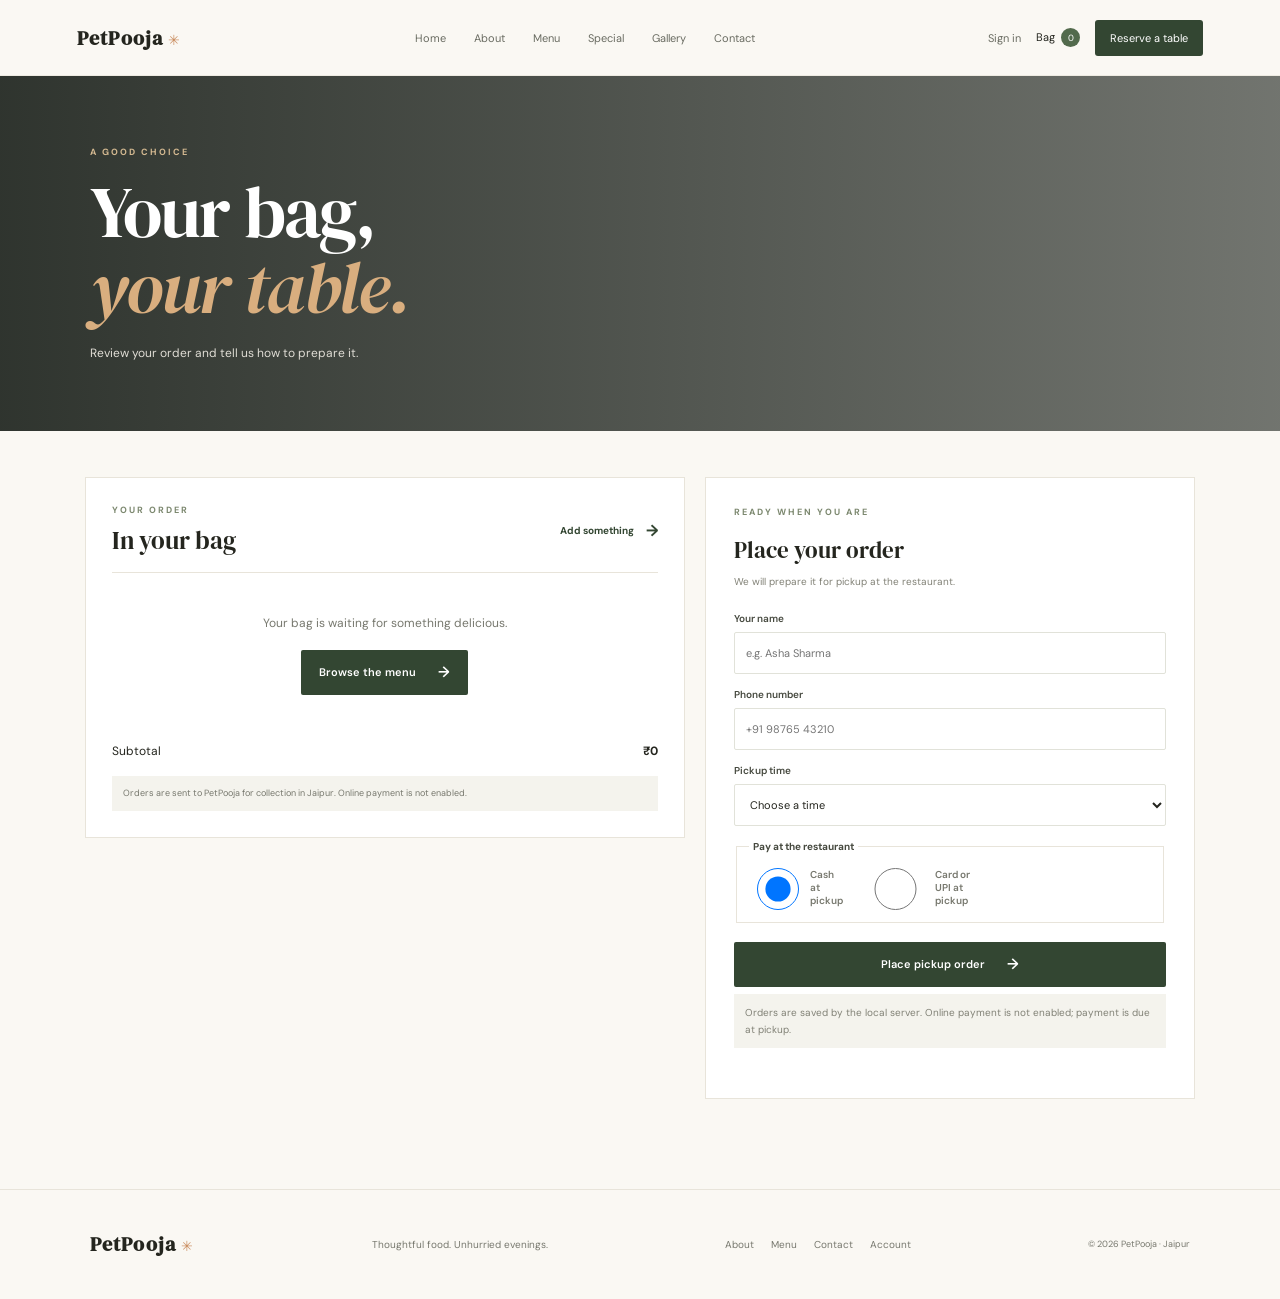
<file: checkout.html>
<!doctype html>
<html lang="en">

<head>
    <meta charset="UTF-8">
    <meta name="viewport" content="width=device-width, initial-scale=1">
    <title>Your Bag — PetPooja</title>
    <link rel="preconnect" href="https://fonts.googleapis.com">
    <link rel="preconnect" href="https://fonts.gstatic.com" crossorigin>
    <link
        href="https://fonts.googleapis.com/css2?family=DM+Sans:wght@400;500;600;700&family=DM+Serif+Display&display=swap"
        rel="stylesheet">
    <link rel="stylesheet" href="styles.css">
    <script src="app.js" defer></script>
</head>

<body>
    <header class="site-header"><a class="logo" href="index.html">PetPooja<span>✳</span></a><button class="menu-toggle"
            aria-label="Open navigation" aria-expanded="false">☰</button>
        <nav class="main-nav"><a href="index.html">Home</a><a href="about.html">About</a><a href="menu.html">Menu</a><a
                href="special.html">Special</a><a href="gallery.html">Gallery</a><a href="contact.html">Contact</a>
        </nav>
        <div class="header-actions"><a class="account-link" href="login.html">Sign in</a><a class="cart-link"
                href="checkout.html" aria-current="page">Bag <span class="cart-count">0</span></a><a class="nav-cta"
                href="reservation.html">Reserve a table</a></div>
    </header>
    <main>
        <section class="page-hero compact">
            <p class="eyebrow light">A GOOD CHOICE</p>
            <h1>Your bag,<br><em>your table.</em></h1>
            <p>Review your order and tell us how to prepare it.</p>
        </section>
        <section class="section-wrap checkout-layout">
            <section class="bag-panel">
                <div class="checkout-title">
                    <div>
                        <p class="eyebrow">YOUR ORDER</p>
                        <h2>In your bag</h2>
                    </div><a class="text-link" href="menu.html">Add something <span>→</span></a>
                </div>
                <div id="cart-items"></div>
                <div class="empty-cart" id="empty-cart" hidden>
                    <p>Your bag is waiting for something delicious.</p><a class="button button-dark"
                        href="menu.html">Browse the menu <span>→</span></a>
                </div>
                <div class="bag-total" id="bag-total"><span>Subtotal</span><strong id="cart-subtotal">₹0</strong></div>
                <p class="checkout-demo-note">Orders are sent to PetPooja for collection in Jaipur. Online payment is not
                    enabled.</p>
            </section>
            <form class="form-card order-form" id="order-form">
                <p class="eyebrow">READY WHEN YOU ARE</p>
                <h2>Place your order</h2>
                <p>We will prepare it for pickup at the restaurant.</p>
                <div class="form-grid"><label class="form-field full">Your name<input name="name" autocomplete="name"
                            required minlength="2" placeholder="e.g. Asha Sharma"></label><label
                        class="form-field full">Phone number<input name="phone" type="tel" autocomplete="tel" required
                            minlength="8" placeholder="+91 98765 43210"></label><label class="form-field full">Pickup
                        time<select name="pickup" required>
                            <option value="">Choose a time</option>
                            <option>As soon as possible (30–40 min)</option>
                            <option>12:00 PM</option>
                            <option>1:00 PM</option>
                            <option>2:00 PM</option>
                            <option>6:00 PM</option>
                            <option>7:00 PM</option>
                            <option>8:00 PM</option>
                            <option>9:00 PM</option>
                        </select></label>
                    <fieldset class="form-field full pay-options">
                        <legend>Pay at the restaurant</legend><label><input type="radio" name="payment" value="cash"
                                checked> Cash at pickup</label><label><input type="radio" name="payment" value="card">
                            Card or UPI at pickup</label>
                    </fieldset>
                </div><button class="button button-dark form-submit" type="submit">Place pickup order
                    <span>→</span></button>
                <div class="form-message" aria-live="polite"></div>
                <p class="demo-disclaimer">Orders are saved by the local server. Online payment is not enabled; payment
                    is due at pickup.</p>
            </form>
            <section class="order-success" id="order-success" hidden><span class="success-mark">✓</span>
                <p class="eyebrow">ORDER SAVED</p>
                <h2>Thanks, <span id="success-name"></span>.</h2>
                <p>Your pickup order has been received by the PetPooja server. Your reference is <strong
                        id="order-id"></strong>.</p>
                <p id="success-summary"></p><a class="button button-dark" href="menu.html">Order something else
                    <span>→</span></a>
            </section>
        </section>
    </main>
    <footer class="site-footer"><a class="logo" href="index.html">PetPooja<span>✳</span></a>
        <p>Thoughtful food. Unhurried evenings.</p>
        <nav><a href="about.html">About</a><a href="menu.html">Menu</a><a href="contact.html">Contact</a><a
                href="login.html">Account</a></nav><small>© 2026 PetPooja · Jaipur</small>
    </footer>
    <div class="toast" role="status" aria-live="polite"></div>
</body>

</html>
</file>
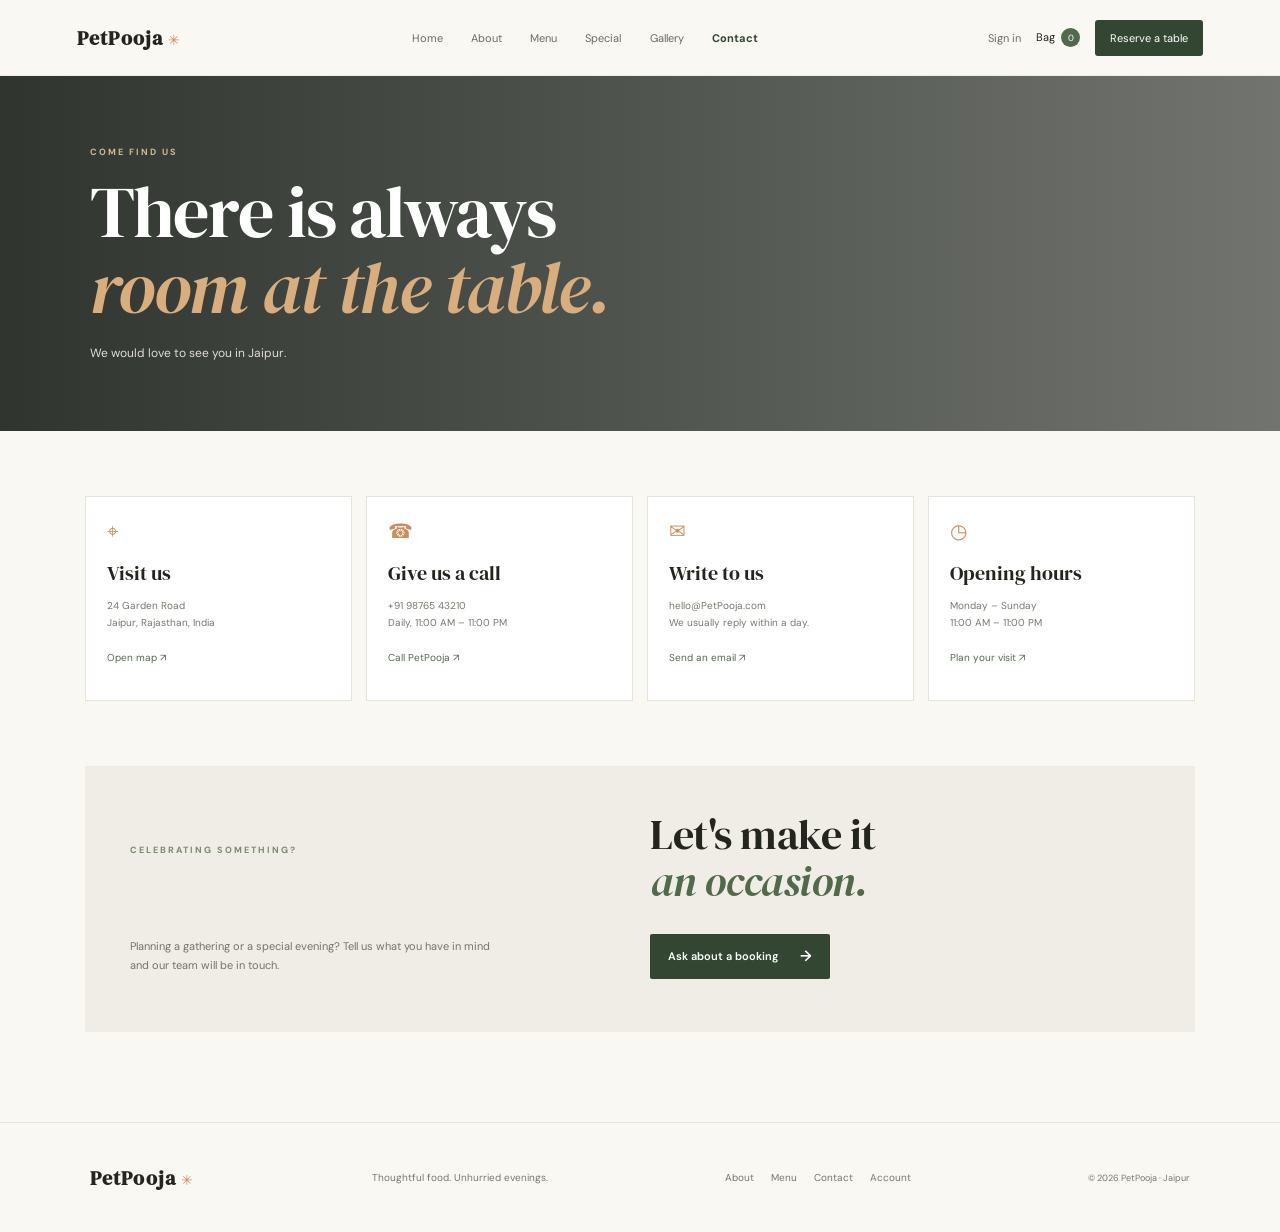
<file: contact.html>
<!doctype html>
<html lang="en">

<head>
    <meta charset="UTF-8">
    <meta name="viewport" content="width=device-width, initial-scale=1">
    <title>Visit or Contact — PetPooja</title>
    <link rel="preconnect" href="https://fonts.googleapis.com">
    <link rel="preconnect" href="https://fonts.gstatic.com" crossorigin>
    <link
        href="https://fonts.googleapis.com/css2?family=DM+Sans:wght@400;500;600;700&family=DM+Serif+Display&display=swap"
        rel="stylesheet">
    <link rel="stylesheet" href="styles.css">
    <script src="app.js" defer></script>
</head>

<body>
    <header class="site-header"><a class="logo" href="index.html">PetPooja<span>✳</span></a><button class="menu-toggle"
            aria-label="Open navigation" aria-expanded="false">☰</button>
        <nav class="main-nav"><a href="index.html">Home</a><a href="about.html">About</a><a href="menu.html">Menu</a><a
                href="special.html">Special</a><a href="gallery.html">Gallery</a><a href="contact.html"
                aria-current="page">Contact</a></nav>
        <div class="header-actions"><a class="account-link" href="login.html">Sign in</a><a class="cart-link"
                href="checkout.html">Bag <span class="cart-count">0</span></a><a class="nav-cta"
                href="reservation.html">Reserve a table</a></div>
    </header>
    <main>
        <section class="page-hero compact">
            <p class="eyebrow light">COME FIND US</p>
            <h1>There is always<br><em>room at the table.</em></h1>
            <p>We would love to see you in Jaipur.</p>
        </section>
        <section class="section-wrap contact-page">
            <div class="contact-cards">
                <article><span>⌖</span>
                    <h2>Visit us</h2>
                    <p>24 Garden Road<br>Jaipur, Rajasthan, India</p><a
                        href="https://maps.google.com/?q=24+Garden+Road+Jaipur" target="_blank" rel="noreferrer">Open
                        map ↗</a>
                </article>
                <article><span>☎</span>
                    <h2>Give us a call</h2>
                    <p>+91 98765 43210<br>Daily, 11:00 AM – 11:00 PM</p><a href="tel:+919876543210">Call PetPooja ↗</a>
                </article>
                <article><span>✉</span>
                    <h2>Write to us</h2>
                    <p>hello@PetPooja.com<br>We usually reply within a day.</p><a href="mailto:hello@PetPooja.com">Send an
                        email ↗</a>
                </article>
                <article><span>◷</span>
                    <h2>Opening hours</h2>
                    <p>Monday – Sunday<br>11:00 AM – 11:00 PM</p><a href="reservation.html">Plan your visit ↗</a>
                </article>
            </div>
            <div class="contact-callout">
                <p class="eyebrow">CELEBRATING SOMETHING?</p>
                <h2>Let's make it<br><em>an occasion.</em></h2>
                <p>Planning a gathering or a special evening? Tell us what you have in mind and our team will be in
                    touch.</p><a class="button button-dark" href="reservation.html">Ask about a booking
                    <span>→</span></a>
            </div>
        </section>
    </main>
    <footer class="site-footer"><a class="logo" href="index.html">PetPooja<span>✳</span></a>
        <p>Thoughtful food. Unhurried evenings.</p>
        <nav><a href="about.html">About</a><a href="menu.html">Menu</a><a href="contact.html">Contact</a><a
                href="login.html">Account</a></nav><small>© 2026 PetPooja · Jaipur</small>
    </footer>
    <div class="toast" role="status" aria-live="polite"></div>
</body>

</html>
</file>
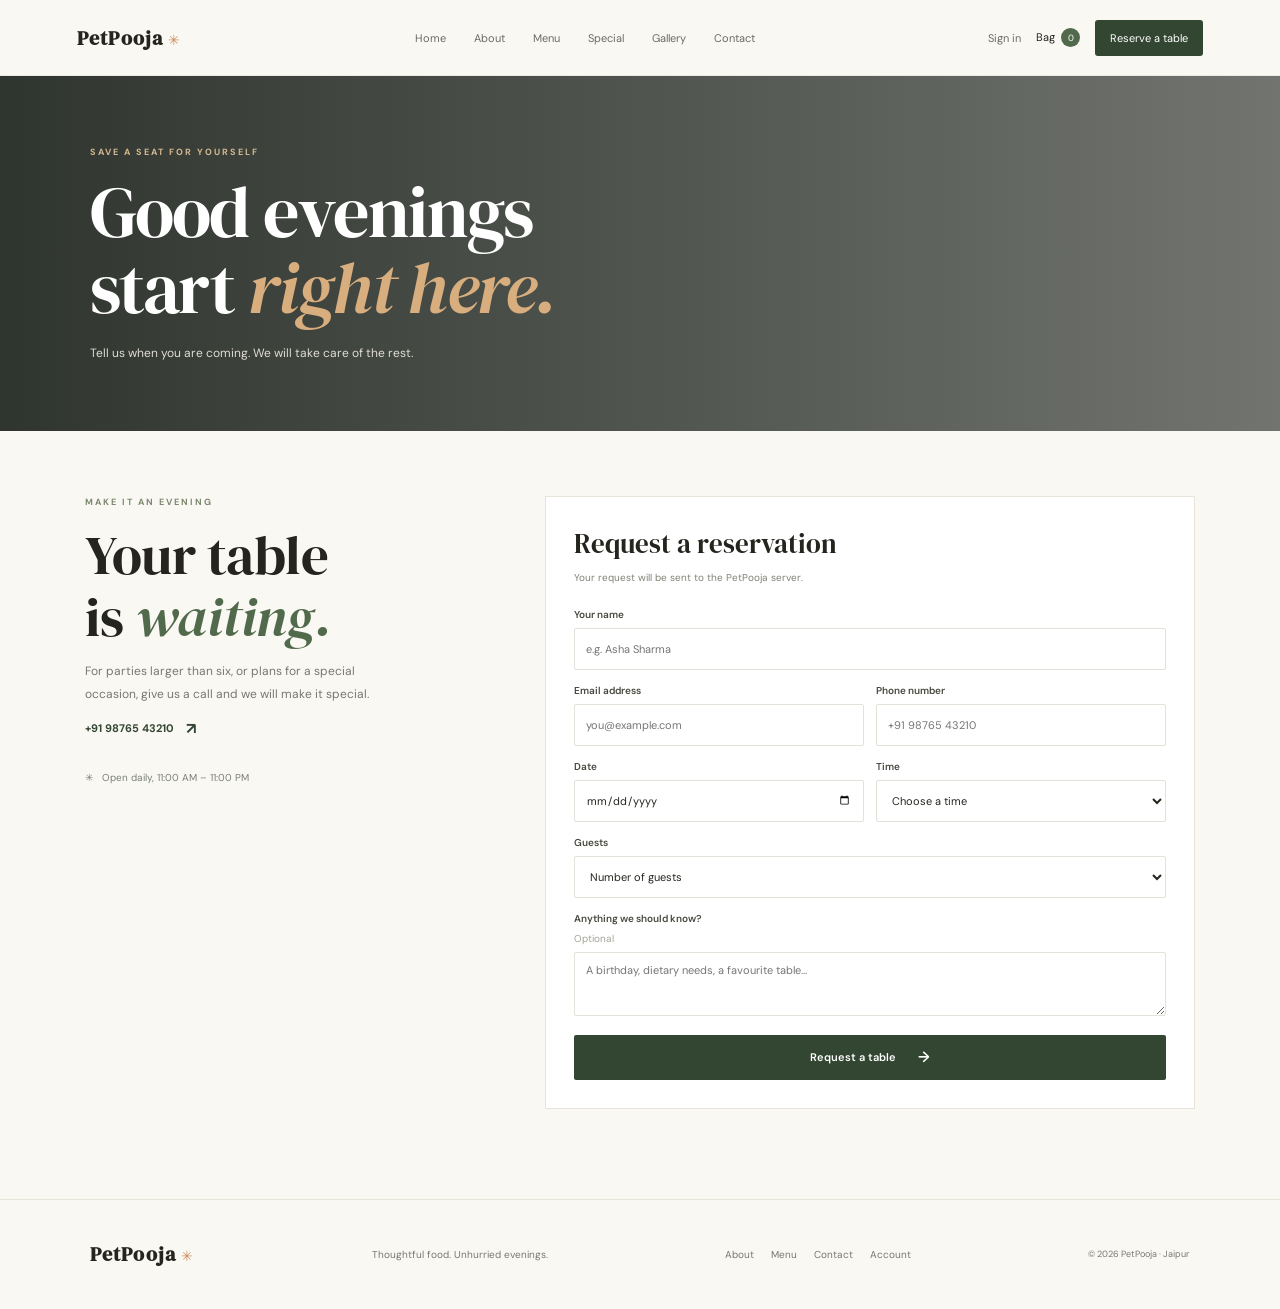
<file: reservation.html>
<!doctype html>
<html lang="en">

<head>
    <meta charset="UTF-8">
    <meta name="viewport" content="width=device-width, initial-scale=1">
    <title>Reserve a Table — PetPooja</title>
    <link rel="preconnect" href="https://fonts.googleapis.com">
    <link rel="preconnect" href="https://fonts.gstatic.com" crossorigin>
    <link
        href="https://fonts.googleapis.com/css2?family=DM+Sans:wght@400;500;600;700&family=DM+Serif+Display&display=swap"
        rel="stylesheet">
    <link rel="stylesheet" href="styles.css">
    <script src="app.js" defer></script>
</head>

<body>
    <header class="site-header"><a class="logo" href="index.html">PetPooja<span>✳</span></a><button class="menu-toggle"
            aria-label="Open navigation" aria-expanded="false">☰</button>
        <nav class="main-nav"><a href="index.html">Home</a><a href="about.html">About</a><a href="menu.html">Menu</a><a
                href="special.html">Special</a><a href="gallery.html">Gallery</a><a href="contact.html">Contact</a>
        </nav>
        <div class="header-actions"><a class="account-link" href="login.html">Sign in</a><a class="cart-link"
                href="checkout.html">Bag <span class="cart-count">0</span></a><a class="nav-cta"
                href="reservation.html">Reserve a table</a></div>
    </header>
    <main>
        <section class="page-hero compact">
            <p class="eyebrow light">SAVE A SEAT FOR YOURSELF</p>
            <h1>Good evenings<br>start <em>right here.</em></h1>
            <p>Tell us when you are coming. We will take care of the rest.</p>
        </section>
        <section class="section-wrap reservation-layout">
            <div class="reservation-aside">
                <p class="eyebrow">MAKE IT AN EVENING</p>
                <h2>Your table<br>is <em>waiting.</em></h2>
                <p>For parties larger than six, or plans for a special occasion, give us a call and we will make it
                    special.</p><a class="text-link" href="tel:+919876543210">+91 98765 43210 <span>↗</span></a>
                <div class="reservation-aside-note">✳ &nbsp; Open daily, 11:00 AM – 11:00 PM</div>
            </div>
            <form class="form-card" id="reservation-form">
                <h2>Request a reservation</h2>
                <p>Your request will be sent to the PetPooja server.</p>
                <div class="form-grid"><label class="form-field full">Your name<input name="name" autocomplete="name"
                            required minlength="2" placeholder="e.g. Asha Sharma"></label><label
                        class="form-field">Email address<input name="email" type="email" autocomplete="email" required
                            placeholder="you@example.com"></label><label class="form-field">Phone number<input
                            name="phone" type="tel" autocomplete="tel" required minlength="8"
                            placeholder="+91 98765 43210"></label><label class="form-field">Date<input name="date"
                            type="date" required></label><label class="form-field">Time<select name="time" required>
                            <option value="">Choose a time</option>
                            <option>12:00 PM</option>
                            <option>1:00 PM</option>
                            <option>2:00 PM</option>
                            <option>6:00 PM</option>
                            <option>7:00 PM</option>
                            <option>8:00 PM</option>
                            <option>9:00 PM</option>
                            <option>10:00 PM</option>
                        </select></label><label class="form-field full">Guests<select name="guests" required>
                            <option value="">Number of guests</option>
                            <option>1 guest</option>
                            <option>2 guests</option>
                            <option>3 guests</option>
                            <option>4 guests</option>
                            <option>5 guests</option>
                            <option>6 guests</option>
                        </select></label><label class="form-field full">Anything we should know? <span
                            class="optional">Optional</span><textarea name="notes" rows="3"
                            placeholder="A birthday, dietary needs, a favourite table..."></textarea></label></div>
                <button class="button button-dark form-submit" type="submit">Request a table <span>→</span></button>
                <div class="form-message" aria-live="polite"></div>
            </form>
        </section>
        <section class="section-wrap reservations-list" id="reservations-list" hidden>
            <h2>Your demo reservation requests</h2>
            <div id="reservation-items"></div>
        </section>
    </main>
    <footer class="site-footer"><a class="logo" href="index.html">PetPooja<span>✳</span></a>
        <p>Thoughtful food. Unhurried evenings.</p>
        <nav><a href="about.html">About</a><a href="menu.html">Menu</a><a href="contact.html">Contact</a><a
                href="login.html">Account</a></nav><small>© 2026 PetPooja · Jaipur</small>
    </footer>
    <div class="toast" role="status" aria-live="polite"></div>
</body>

</html>
</file>
<file: styles.css>
:root{--ink:#24251e;--paper:#faf8f3;--cream:#f0ece2;--green:#526a4c;--green-dark:#334632;--muted:#77786e;--line:#e8e4da;--orange:#cb8e60;--serif:"DM Serif Display",Georgia,serif;--sans:"DM Sans",Arial,sans-serif}*{box-sizing:border-box}html{scroll-behavior:smooth}body{margin:0;background:var(--paper);color:var(--ink);font-family:var(--sans);font-size:14px}img{display:block;width:100%;height:100%;object-fit:cover}a{color:inherit}.site-header{position:sticky;top:0;z-index:20;display:flex;align-items:center;justify-content:space-between;gap:24px;min-height:76px;padding:0 clamp(22px,6vw,90px);background:#faf8f3f2;border-bottom:1px solid #e8e4daaa;backdrop-filter:blur(15px)}.logo{flex:none;color:var(--ink);font:600 20px var(--serif);letter-spacing:1.2px;text-decoration:none}.logo span{padding-left:5px;color:var(--orange);font:14px var(--sans)}.main-nav{display:flex;align-items:center;gap:clamp(14px,2.2vw,30px)}.main-nav a,.header-actions a{color:#6a6c62;text-decoration:none;font-size:11px;transition:color .15s}.main-nav a:hover,.header-actions a:hover,.main-nav a[aria-current=page]{color:var(--green-dark)}.main-nav a[aria-current=page]{font-weight:700}.header-actions{display:flex;align-items:center;gap:15px}.header-actions .cart-link{color:var(--ink)}.cart-count{display:inline-grid;place-items:center;min-width:19px;height:19px;margin-left:3px;padding:0 5px;border-radius:50%;background:var(--green);color:white;font-size:9px}.header-actions .nav-cta{padding:11px 15px;border-radius:3px;background:var(--green-dark);color:white}.menu-toggle{display:none;border:0;background:transparent;color:var(--ink);font-size:21px}.hero{position:relative;display:flex;align-items:center;min-height:min(690px,calc(100svh - 76px));overflow:hidden;background:#22251e;color:white}.hero-image,.hero-shade{position:absolute;inset:0}.hero-image{object-position:center 55%}.hero-shade{background:linear-gradient(90deg,#151711d9 0%,#171914a8 45%,#17191420 100%),linear-gradient(0deg,#17191464,transparent 30%)}.hero-content{position:relative;z-index:1;width:min(650px,80%);margin-left:clamp(28px,11vw,165px);padding:75px 0}.eyebrow{margin:0 0 16px;color:#7c886f;font-size:9px;font-weight:700;letter-spacing:2px}.eyebrow.light{color:#d4b991}.hero h1,.page-hero h1,.special-copy h1,.account-photo h1{margin:0;font:400 clamp(50px,7.2vw,91px)/1.06 var(--serif);letter-spacing:-1.7px}.hero h1 em,.page-hero h1 em,.special-copy h1 em,.account-photo h1 em{color:#d9ae7f;font-weight:400}.hero-content>p:not(.eyebrow){max-width:430px;margin:23px 0 0;color:#e2dfd6;font-size:13px;line-height:1.9}.button-row{display:flex;align-items:center;gap:28px;margin-top:30px}.button{display:inline-flex;justify-content:center;align-items:center;gap:22px;min-height:45px;padding:0 18px;border:0;border-radius:2px;text-decoration:none;font:600 11px var(--sans);cursor:pointer;transition:background .18s,transform .18s}.button:hover{transform:translateY(-2px)}.button span{font-size:15px}.button-light{background:#f7f3ea;color:#28291f}.button-light:hover{background:white}.button-dark{background:var(--green-dark);color:white}.button-dark:hover{background:#253622}.text-link{display:inline-flex;align-items:center;gap:12px;color:var(--green-dark);font-size:11px;font-weight:700;text-decoration:none}.text-link span{font-size:16px;transition:transform .15s}.text-link:hover span{transform:translateX(4px)}.light-link{color:white}.hero-index{position:absolute;right:clamp(25px,8vw,110px);bottom:38px;color:#ffffff9e;font-size:9px;letter-spacing:2px}.hero-caption{position:absolute;left:clamp(28px,11vw,165px);bottom:38px;color:#ffffffa8;font-size:10px;letter-spacing:.3px}.section-wrap{width:min(1110px,calc(100% - 56px));margin:0 auto}.welcome{display:grid;grid-template-columns:1fr 1fr;align-items:center;gap:clamp(48px,9vw,135px);padding-top:110px;padding-bottom:110px}.welcome-photo{position:relative;height:440px}.welcome-photo img{object-position:center}.photo-note{position:absolute;right:-18px;bottom:24px;padding:13px 16px;background:var(--paper);color:#68745f;font-size:8px;font-weight:700;letter-spacing:1.4px}.welcome-copy h2,.section-heading h2,.story-copy h2,.special-note h2,.contact-callout h2,.reservation-aside h2{margin:0;font:400 clamp(38px,4.4vw,55px)/1.13 var(--serif);letter-spacing:-.5px}.welcome-copy h2 em,.section-heading h2 em,.story-copy h2 em,.special-note h2 em,.contact-callout h2 em,.reservation-aside h2 em{color:var(--green);font-weight:400}.welcome-copy>p:not(.eyebrow){max-width:410px;margin:20px 0;color:#76766d;font-size:12px;line-height:1.9}.welcome-stats{display:flex;gap:29px;margin-top:40px;padding-top:20px;border-top:1px solid var(--line)}.welcome-stats div{display:grid;gap:5px}.welcome-stats strong{font:23px var(--serif)}.welcome-stats span{color:#85867c;font-size:9px}.home-menu{padding:85px 0 100px;background:#f0ede4}.section-heading{display:flex;align-items:end;justify-content:space-between;gap:20px;margin-bottom:30px}.section-heading .eyebrow{margin-bottom:12px}.section-heading h2{font-size:clamp(35px,4vw,49px)}.product-grid{display:grid;grid-template-columns:repeat(3,minmax(0,1fr));gap:21px}.product-card{padding:0 0 14px;background:#faf8f3}.product-image{position:relative;height:220px;overflow:hidden;background:#e6e3d8}.product-image img{transition:transform .45s}.product-card:hover .product-image img{transform:scale(1.04)}.product-tag{position:absolute;left:12px;top:12px;padding:7px 9px;background:#faf8f3e8;color:#69705e;font-size:8px;font-weight:700;letter-spacing:1px}.product-info{display:flex;justify-content:space-between;gap:12px;padding:16px 14px 12px}.product-info h3{margin:0;font:400 17px var(--serif)}.product-info p{max-width:250px;margin:6px 0 0;color:#818176;font-size:10px;line-height:1.6}.product-info>strong{flex:none;padding-top:2px;font-size:11px}.add-button{display:flex;justify-content:space-between;align-items:center;width:calc(100% - 28px);min-height:37px;margin:0 14px;padding:0 11px;border:1px solid #dedfd4;background:transparent;color:#475840;font:600 10px var(--sans);cursor:pointer;transition:background .15s,color .15s}.add-button:hover{background:var(--green-dark);color:white}.add-button span{font-size:16px}.quote-banner{position:relative;display:grid;place-items:center;min-height:410px;overflow:hidden;color:white;text-align:center}.quote-banner>img,.quote-overlay{position:absolute;inset:0}.quote-banner>img{object-position:center 55%}.quote-overlay{background:#161912b8}.quote-content{position:relative;padding:60px 20px}.quote-content blockquote{margin:14px 0 25px;font:400 clamp(36px,5vw,59px)/1.16 var(--serif)}.home-visit{display:flex;align-items:center;justify-content:space-between;gap:25px;padding-top:75px;padding-bottom:75px}.home-visit h2{margin:0;font:400 42px/1.15 var(--serif)}.home-visit h2 em{color:var(--green)}.site-footer{display:flex;align-items:center;justify-content:space-between;gap:20px;min-height:110px;padding:24px clamp(24px,7vw,100px);border-top:1px solid var(--line);color:#77786e}.site-footer>p{font-size:10px}.site-footer nav{display:flex;gap:17px}.site-footer nav a{font-size:10px;text-decoration:none}.site-footer small{font-size:9px}.toast{position:fixed;z-index:40;right:24px;bottom:24px;max-width:min(360px,calc(100vw - 40px));padding:13px 18px;background:var(--green-dark);color:white;box-shadow:0 8px 28px #191d1730;font-size:11px;opacity:0;pointer-events:none;transform:translateY(10px);transition:opacity .2s,transform .2s}.toast.show{opacity:1;transform:translateY(0)}.page-hero{display:flex;flex-direction:column;justify-content:center;min-height:380px;padding:70px max(7vw,28px);background:linear-gradient(90deg,#1b211be8,#1b211b9c),url('https://images.unsplash.com/photo-1517248135467-4c7edcad34c4?auto=format&fit=crop&w=1800&q=80') center 50%/cover;color:white}.page-hero h1{font-size:clamp(48px,6vw,72px)}.page-hero>p:last-child{margin:18px 0 0;color:#e0ddd5;font-size:12px}.page-hero.compact{min-height:305px}.story-layout{display:grid;grid-template-columns:1.05fr .95fr;align-items:center;gap:clamp(40px,8vw,100px);padding-top:80px;padding-bottom:90px}.story-image{height:480px}.story-copy h2{font-size:47px}.story-copy>p:not(.eyebrow){color:#77786e;font-size:12px;line-height:1.9}.story-copy .button{margin-top:14px}.values-band{display:grid;grid-template-columns:repeat(3,1fr);gap:25px;padding:65px max(8vw,30px);background:#efede5}.values-band>div{max-width:280px;margin:auto}.values-band span{color:var(--orange);font-size:10px;font-weight:700}.values-band h3{margin:15px 0 7px;font:400 20px var(--serif)}.values-band p{margin:0;color:#77786e;font-size:11px;line-height:1.8}.menu-page{padding-top:43px;padding-bottom:90px}.menu-intro{display:flex;align-items:center;justify-content:space-between;gap:20px;margin-bottom:25px}.menu-intro .eyebrow{margin:0}.menu-intro>p{margin:0;color:#818176;font-size:10px}.cart-shortcut{color:var(--green-dark);font-size:10px;text-decoration:none}.menu-products{row-gap:28px}.menu-products .product-card{background:#f2efe7}.menu-products .product-image{height:235px}.special-page{position:relative;display:flex;align-items:center;min-height:620px;overflow:hidden;background:#25241e;color:white}.special-page>img,.special-shade{position:absolute;inset:0}.special-page>img{object-position:center 55%}.special-shade{background:linear-gradient(90deg,#191a16ed 0%,#191a16ae 48%,#191a1622 100%)}.special-copy{position:relative;width:min(510px,calc(100% - 50px));margin-left:clamp(28px,11vw,160px);padding:70px 0}.special-copy h1{font-size:clamp(53px,7vw,80px)}.special-copy>p:not(.eyebrow){max-width:390px;color:#dfddd5;font-size:12px;line-height:1.9}.special-price{margin:24px 0;font:34px var(--serif)}.special-price span{margin-left:7px;color:#cbc6b9;font:10px var(--sans)}.special-note{max-width:730px;padding-top:80px;padding-bottom:90px}.special-note h2{font-size:48px}.special-note>p:not(.eyebrow){max-width:500px;color:#76766d;font-size:12px;line-height:1.9}.special-note .text-link{margin-top:12px}.gallery-page{padding-top:50px;padding-bottom:90px}.gallery-grid{display:grid;grid-template-columns:repeat(3,1fr);grid-auto-rows:230px;gap:14px}.gallery-grid figure{position:relative;margin:0;overflow:hidden;background:#e5e2d9}.gallery-grid figure:nth-child(1),.gallery-grid figure:nth-child(5){grid-column:span 2}.gallery-grid img{transition:transform .45s}.gallery-grid figure:hover img{transform:scale(1.04)}.gallery-grid figcaption{position:absolute;right:0;bottom:0;left:0;padding:38px 16px 14px;background:linear-gradient(transparent,#151711ac);color:white;font-size:10px}.contact-page{padding-top:65px;padding-bottom:90px}.contact-cards{display:grid;grid-template-columns:repeat(4,1fr);gap:14px}.contact-cards article{min-height:205px;padding:21px;border:1px solid var(--line);background:#fff}.contact-cards article>span{color:var(--orange);font-size:20px}.contact-cards h2{margin:15px 0 8px;font:400 20px var(--serif)}.contact-cards p{min-height:40px;color:#77786e;font-size:10px;line-height:1.7}.contact-cards a{color:var(--green);font-size:10px;text-decoration:none}.contact-callout{display:grid;grid-template-columns:1fr 1fr;align-items:center;gap:20px;margin-top:65px;padding:45px;background:#efede5}.contact-callout h2{font-size:42px}.contact-callout>p:not(.eyebrow){max-width:370px;color:#73746a;font-size:11px;line-height:1.8}.contact-callout .button{grid-column:2;justify-self:start}.reservation-layout{display:grid;grid-template-columns:.75fr 1.25fr;align-items:start;gap:70px;padding-top:65px;padding-bottom:90px}.reservation-aside{position:sticky;top:120px}.reservation-aside>p:not(.eyebrow){max-width:310px;color:#77786e;font-size:12px;line-height:1.9}.reservation-aside-note{margin-top:32px;color:#788071;font-size:10px}.form-card{padding:28px;border:1px solid var(--line);background:#fff}.form-card h2{margin:0;font:400 27px var(--serif)}.form-card>p:not(.eyebrow){margin:7px 0 22px;color:#818176;font-size:10px;line-height:1.7}.form-grid{display:grid;grid-template-columns:1fr 1fr;gap:14px 12px}.form-field{display:grid;gap:7px;color:#46493f;font-size:10px;font-weight:600}.form-field.full{grid-column:1/-1}.form-field input,.form-field select,.form-field textarea{width:100%;min-height:42px;padding:10px 11px;border:1px solid #e1e2d9;border-radius:2px;background:white;color:var(--ink);font:400 11px var(--sans);outline:none}.form-field textarea{resize:vertical}.form-field input:focus,.form-field select:focus,.form-field textarea:focus{border-color:#7d9076;box-shadow:0 0 0 3px #526a4c12}.optional{color:#a2a398;font-weight:400}.form-submit{width:100%;margin-top:19px}.form-message{min-height:0;margin-top:9px;color:#52724e;font-size:10px;line-height:1.6}.form-message:empty{display:none}.reservations-list{padding-bottom:70px}.reservations-list h2{font:400 26px var(--serif)}.reservation-item{display:flex;justify-content:space-between;gap:20px;padding:14px 16px;border:1px solid var(--line);background:#fff;font-size:10px}.checkout-layout{display:grid;grid-template-columns:1.1fr .9fr;align-items:start;gap:20px;padding-top:46px;padding-bottom:90px}.bag-panel,.order-success{padding:26px;border:1px solid var(--line);background:#fff}.checkout-title{display:flex;align-items:center;justify-content:space-between;gap:16px;padding-bottom:15px;border-bottom:1px solid var(--line)}.checkout-title .eyebrow{margin-bottom:7px}.checkout-title h2,.order-form h2{margin:0;font:400 25px var(--serif)}.checkout-title .text-link{font-size:10px}.cart-item{display:grid;grid-template-columns:60px 1fr auto;align-items:center;gap:13px;padding:15px 0;border-bottom:1px solid var(--line)}.cart-item-art{display:grid;place-items:center;width:60px;height:60px;background:#efede4;color:var(--green);font:26px var(--serif)}.cart-item h3{margin:0 0 4px;font:400 15px var(--serif)}.cart-item p{margin:0;color:#87877b;font-size:9px}.cart-controls{display:flex;align-items:center;gap:8px;margin-top:8px}.cart-controls button{display:grid;place-items:center;width:23px;height:23px;border:1px solid var(--line);background:#fff;color:#4b5d43;cursor:pointer}.cart-controls span{min-width:12px;text-align:center;font-size:10px}.cart-remove{margin-left:5px;color:#93897e!important;font-size:9px!important}.cart-item>strong{font-size:11px}.bag-total{display:flex;justify-content:space-between;margin-top:18px;font-size:12px}.checkout-demo-note,.demo-disclaimer{padding:10px 11px;background:#f4f3ed;color:#77786e;font-size:9px;line-height:1.7}.checkout-demo-note{margin:17px 0 0}.empty-cart{padding:30px 0;color:#77786e;text-align:center}.empty-cart p{font-size:12px}.empty-cart .button{margin-top:7px}.order-form h2{font-size:23px}.pay-options{display:flex;flex-wrap:wrap;gap:13px;padding:12px;border:1px solid var(--line)}.pay-options legend{padding:0 4px;color:#46493f;font-size:10px;font-weight:700}.pay-options label{display:flex;align-items:center;gap:5px;color:#77786e;font-size:10px}.order-form .demo-disclaimer{margin:13px 0 0}.order-success{grid-column:1/-1;max-width:600px;margin:0 auto;text-align:center}.success-mark{display:grid;place-items:center;width:54px;height:54px;margin:0 auto 19px;border-radius:50%;background:#edf3eb;color:var(--green);font-size:24px}.order-success h2{font:400 34px var(--serif)}.order-success>p:not(.eyebrow){color:#77786e;font-size:11px;line-height:1.8}.order-success .button{margin-top:13px}.account-page{display:grid;grid-template-columns:1fr 1fr;min-height:calc(100vh - 185px)}.account-photo{position:relative;display:flex;align-items:end;min-height:570px;overflow:hidden;background:#222}.account-photo img,.account-photo:after{position:absolute;inset:0}.account-photo:after{content:"";background:linear-gradient(0deg,#171914d9,transparent 85%)}.account-photo>div{position:relative;z-index:1;padding:45px clamp(25px,7vw,90px)}.account-photo h1{font-size:clamp(48px,5.7vw,69px);color:white}.account-form-wrap{display:grid;place-items:center;padding:45px 25px}.account-card{width:min(100%,420px);border:0;background:transparent}.account-card>h2,.account-welcome h2{margin:0;font:400 34px var(--serif)}.account-card>p:not(.eyebrow),.account-welcome>p:not(.eyebrow){color:#818176;font-size:11px;line-height:1.8}.account-card .form-grid{margin-top:25px}.account-switch{text-align:center}.account-switch button,.text-button{border:0;background:transparent;color:var(--green);font:600 10px var(--sans);text-decoration:underline;text-underline-offset:3px;cursor:pointer}.account-card .demo-disclaimer{text-align:center}.account-welcome{width:min(100%,420px);padding:25px}.account-welcome .button{margin:15px 0}.account-welcome h2 span{color:var(--green)}.text-button{display:block;margin:10px auto}.account-link[aria-current=page]{color:var(--green-dark);font-weight:700}
@media(max-width:1000px){.site-header{gap:14px;padding:0 24px}.main-nav{gap:14px}.main-nav a,.header-actions a{font-size:10px}.header-actions{gap:11px}.header-actions .nav-cta{padding:10px}.welcome{gap:55px}.product-image{height:190px}.site-footer{flex-wrap:wrap}.site-footer>*{flex:1 1 40%}.site-footer nav{justify-content:flex-end}.site-footer small{text-align:right}.reservation-layout{gap:35px}.contact-cards{grid-template-columns:repeat(2,1fr)}}
@media(max-width:760px){.site-header{min-height:65px;padding:0 19px}.menu-toggle{display:block;order:3}.main-nav{position:absolute;top:64px;right:0;left:0;display:none;align-items:stretch;gap:0;padding:8px 20px 15px;background:var(--paper);border-bottom:1px solid var(--line)}.main-nav.open{display:flex;flex-direction:column}.main-nav a{padding:12px 5px;border-bottom:1px solid #eeece5;font-size:12px}.header-actions{margin-left:auto;gap:13px}.header-actions .nav-cta{display:none}.hero{min-height:610px;min-height:calc(82svh - 65px)}.hero-content{width:calc(100% - 48px);margin-left:25px}.hero h1{font-size:clamp(48px,11vw,72px)}.hero-caption{left:25px}.section-wrap{width:calc(100% - 40px)}.welcome{grid-template-columns:1fr;gap:37px;padding-top:65px;padding-bottom:70px}.welcome-photo{height:340px;margin-right:12px}.welcome-copy{padding:0 4px}.welcome-stats{margin-top:27px}.home-menu{padding:65px 0}.section-heading{align-items:flex-start;flex-direction:column}.section-heading .text-link{margin-top:-8px}.product-grid{grid-template-columns:repeat(2,minmax(0,1fr));gap:13px}.product-image{height:180px}.product-info{padding:13px 11px 10px}.product-info h3{font-size:15px}.product-info p{font-size:9px}.product-info>strong{font-size:10px}.add-button{width:calc(100% - 22px);margin:0 11px}.quote-banner{min-height:350px}.home-visit{align-items:flex-start;flex-direction:column;padding-top:55px;padding-bottom:55px}.site-footer{justify-content:flex-start;gap:13px}.site-footer>*{flex:1 1 100%}.site-footer nav{justify-content:flex-start;flex-wrap:wrap}.site-footer small{text-align:left}.page-hero{min-height:330px;padding:60px 25px}.page-hero.compact{min-height:275px}.page-hero h1{font-size:clamp(45px,10vw,65px)}.story-layout{grid-template-columns:1fr;gap:35px;padding-top:45px;padding-bottom:60px}.story-image{height:340px}.story-copy h2{font-size:40px}.values-band{grid-template-columns:1fr;padding:42px 35px;gap:27px}.values-band>div{width:100%;max-width:500px}.menu-page{padding-top:32px;padding-bottom:60px}.menu-intro{align-items:flex-start;flex-wrap:wrap}.menu-intro>p{order:3;flex-basis:100%;line-height:1.6}.menu-products .product-image{height:185px}.special-page{min-height:570px}.special-copy{margin-left:25px}.special-copy h1{font-size:60px}.special-note{padding-top:55px;padding-bottom:60px}.gallery-page{padding-top:30px;padding-bottom:60px}.gallery-grid{grid-template-columns:repeat(2,1fr);grid-auto-rows:180px;gap:9px}.gallery-grid figure:nth-child(1),.gallery-grid figure:nth-child(5){grid-column:span 2}.contact-page{padding-top:40px;padding-bottom:60px}.contact-cards article{min-height:180px;padding:15px}.contact-callout{grid-template-columns:1fr;margin-top:40px;padding:28px}.contact-callout .button{grid-column:1}.reservation-layout{grid-template-columns:1fr;gap:30px;padding-top:40px;padding-bottom:60px}.reservation-aside{position:static}.checkout-layout{grid-template-columns:1fr;padding-top:30px;padding-bottom:60px}.account-page{grid-template-columns:1fr}.account-photo{min-height:330px}.account-form-wrap{padding:30px 20px}.order-success{grid-column:1}.form-card{padding:22px}}
@media(max-width:430px){.logo{font-size:18px}.header-actions{gap:9px}.header-actions .account-link{display:none}.hero-content{padding:60px 0}.button-row{align-items:flex-start;flex-direction:column;gap:19px}.hero-index{right:20px;bottom:22px}.hero-caption{bottom:24px;font-size:9px}.welcome-photo{height:270px}.welcome-stats{gap:18px}.welcome-stats strong{font-size:20px}.welcome-stats span{font-size:8px}.product-grid{grid-template-columns:1fr}.product-image,.menu-products .product-image{height:235px}.product-info h3{font-size:17px}.product-info p{font-size:10px}.contact-cards{grid-template-columns:1fr 1fr;gap:9px}.contact-cards article{padding:13px}.contact-callout{padding:23px}.form-grid{grid-template-columns:1fr}.form-field.full{grid-column:1}.form-card{padding:19px}.gallery-grid{grid-auto-rows:135px}.gallery-grid figcaption{padding:30px 10px 10px;font-size:9px}.cart-item{grid-template-columns:48px 1fr auto;gap:9px}.cart-item-art{width:48px;height:50px}.bag-panel{padding:18px}.account-photo{min-height:285px}.account-photo>div{padding:30px 24px}.account-photo h1{font-size:50px}}
@media(prefers-reduced-motion:reduce){*,*::before,*::after{scroll-behavior:auto!important;transition-duration:.01ms!important}}
</file>
